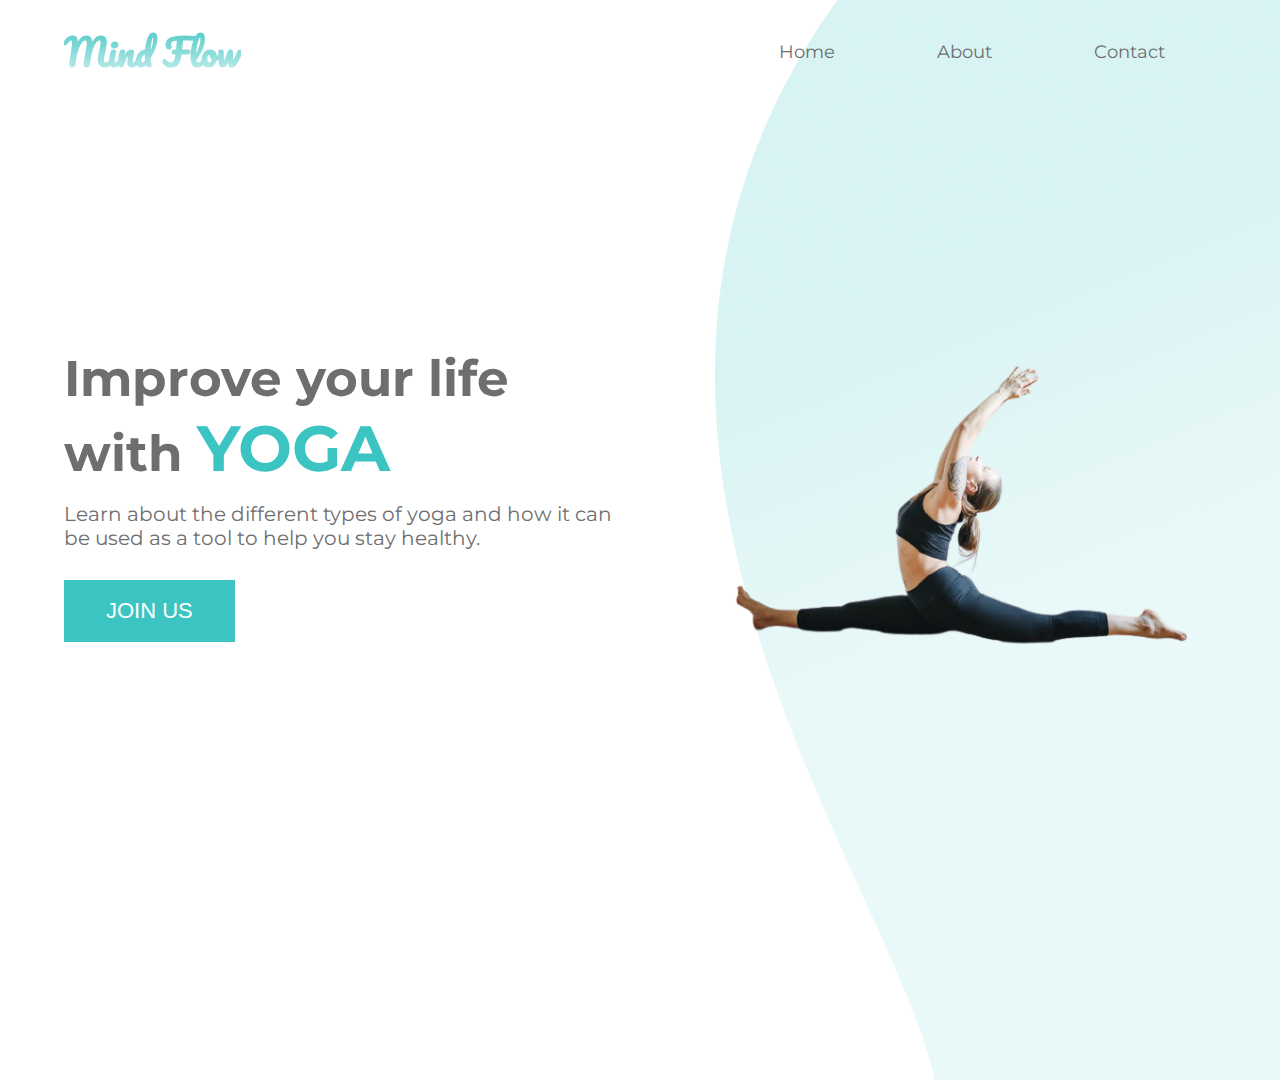
<file: index.html>
<!DOCTYPE html>
<html lang="en">
<head>
    <meta charset="UTF-8">
    <meta name="viewport" content="width=device-width, initial-scale=1.0">
    <link href="https://fonts.googleapis.com/css2?family=Montserrat:wght@300;400;700&family=Pacifico&display=swap" rel="stylesheet"> 
    <link rel="stylesheet" href="./styles/main.css">
    <title>Mind Flow</title>
</head>
<body class="home">
    <header>
        <h1 id="logo"><a href="index.html">Mind Flow</a></h1>
        <nav>
            <ul class="nav-links">
                <li class="nav-link"><a href="index.html">Home</a></li>
                <li class="nav-link"><a href="./pages/about.html">About</a></li>
                <li class="nav-link"><a href="./pages/contact.html">Contact</a></li>
            </ul>
        </nav>
    </header>

    <main class="home-main">
        <section class="introduction">
            <h2 class="introduction-header">Improve your life with <span class="special-word">yoga</span></h2>
            <p class="introduction-text">
                Learn about the different types of yoga and how it can be used as a tool to help you stay healthy. 
            </p>
            <input type="submit" value="JOIN US">
        </section>

        <section class="intro-image">
            <img src="./images/pexels-polina-tankilevitch-3735548-removebg-preview.png">
        </section>
    </main>

    <img src="./images/Vector 1.png" alt="" class="decoration-element">

</body>
</html>
</file>
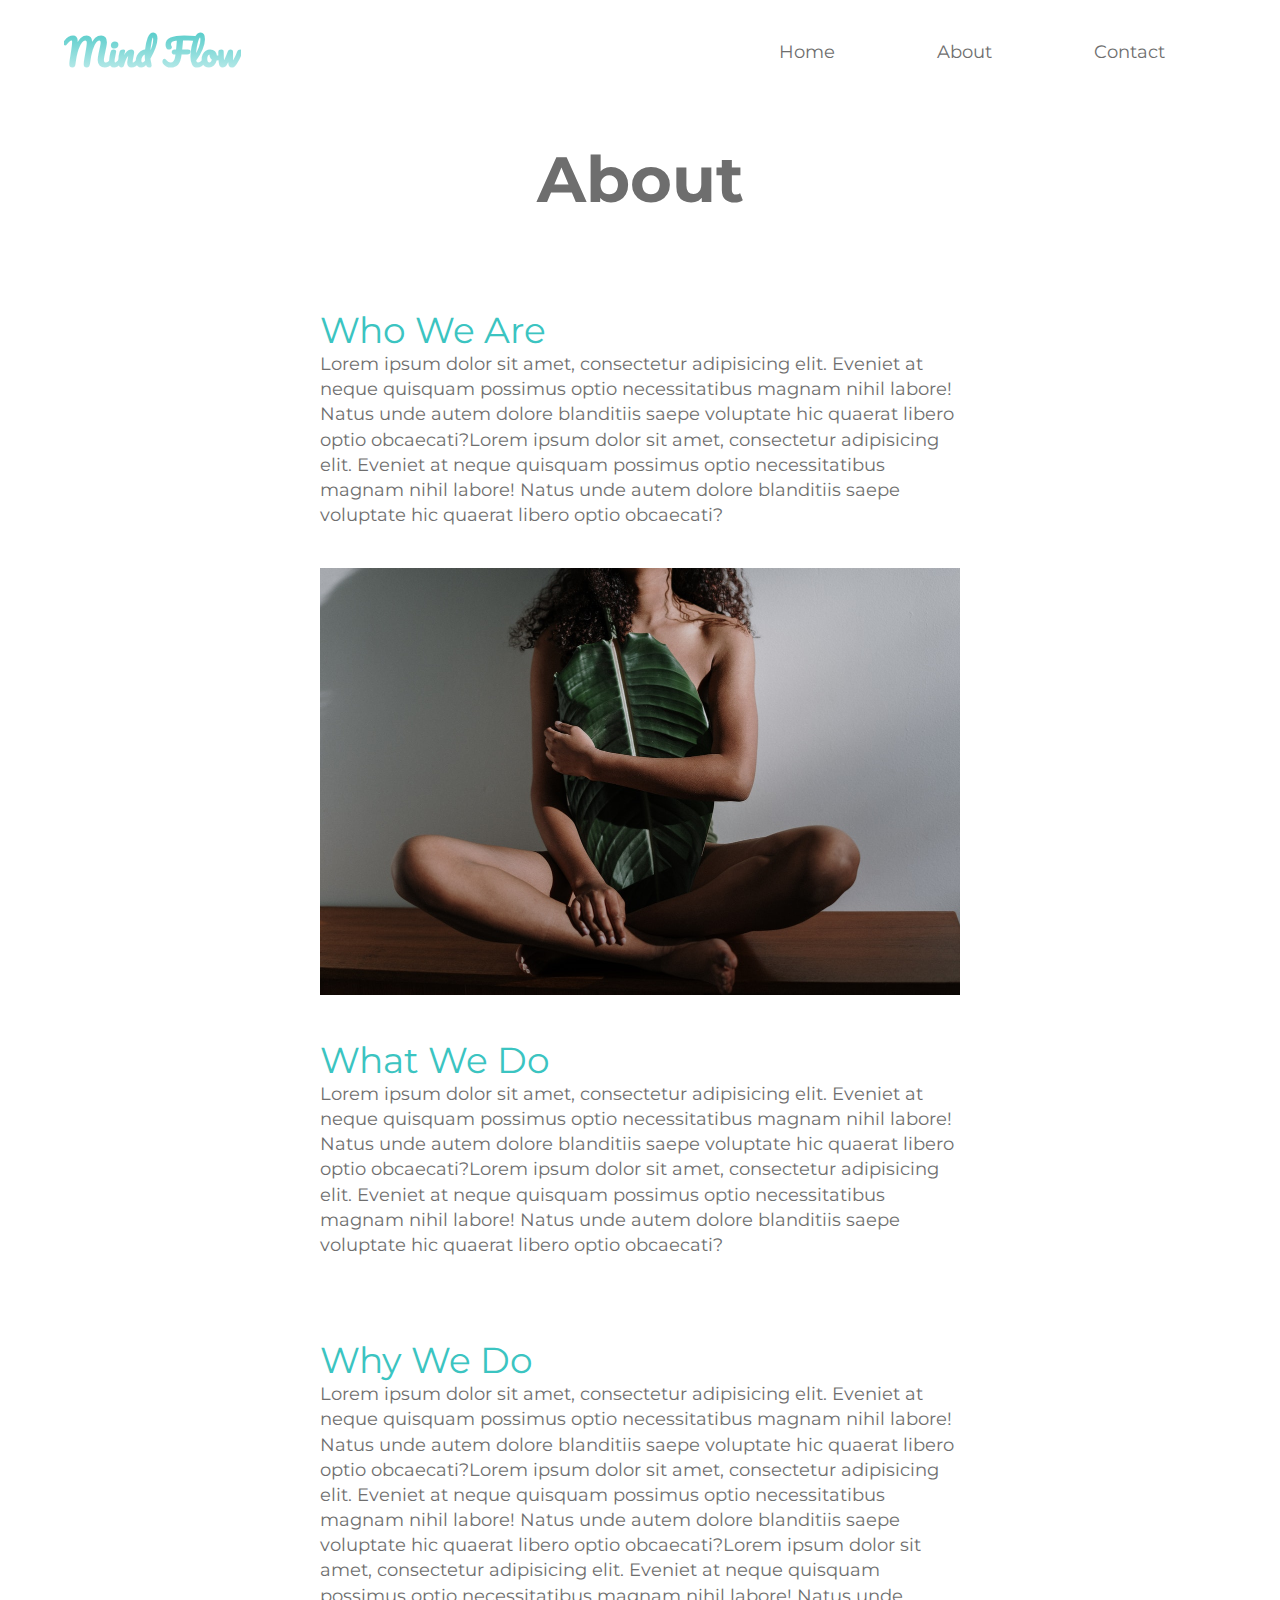
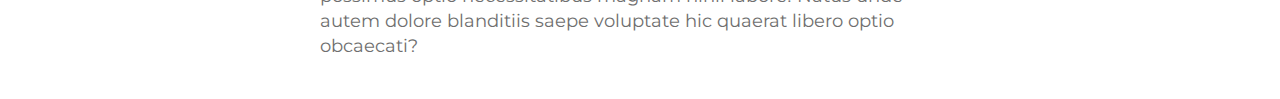
<file: pages/about.html>
<!DOCTYPE html>
<html lang="en">
<head>
    <meta charset="UTF-8">
    <meta name="viewport" content="width=device-width, initial-scale=1.0">
    <link href="https://fonts.googleapis.com/css2?family=Montserrat:wght@300;400;700&family=Pacifico&display=swap" rel="stylesheet">
    <link rel="stylesheet" href="../styles/main.css">
    <title>Mind Flow | About</title>
</head>
<body>
    <header>
        <h1 id="logo"><a href="../index.html">Mind Flow</a></h1>
        <nav>
            <ul class="nav-links">
                <li class="nav-link"><a href="/index.html">Home</a></li>
                <li class="nav-link"><a href="/pages/about.html">About</a></li>
                <li class="nav-link"><a href="/pages/contact.html">Contact</a></li>
            </ul>
        </nav>
    </header>

    <main class="about-main">
        <article class="about-article">

            <h1 class="main-header">About</h1>
            <section class="text-section">
                <h3 class="section-heading">Who We Are</h3>
                <p class="section-text">Lorem ipsum dolor sit amet, consectetur adipisicing elit. Eveniet at neque quisquam possimus optio necessitatibus magnam nihil labore! Natus unde autem dolore blanditiis saepe voluptate hic quaerat libero optio obcaecati?Lorem ipsum dolor sit amet, consectetur adipisicing elit. Eveniet at neque quisquam possimus optio necessitatibus magnam nihil labore! Natus unde autem dolore blanditiis saepe voluptate hic quaerat libero optio obcaecati?
                </p>
            </section>

            <section class="image-section">
                <img src="../images/meditation.jpg" alt="Black woman doing meditation">
            </section>

            <section class="text-section">
                <h3 class="section-heading">What We Do</h3>
                <p class="section-text">Lorem ipsum dolor sit amet, consectetur adipisicing elit. Eveniet at neque quisquam possimus optio necessitatibus magnam nihil labore! Natus unde autem dolore blanditiis saepe voluptate hic quaerat libero optio obcaecati?Lorem ipsum dolor sit amet, consectetur adipisicing elit. Eveniet at neque quisquam possimus optio necessitatibus magnam nihil labore! Natus unde autem dolore blanditiis saepe voluptate hic quaerat libero optio obcaecati?
                </p>
            </section>

            <section class="text-section">
                <h3 class="section-heading">Why We Do</h3>
                <p class="section-text">Lorem ipsum dolor sit amet, consectetur adipisicing elit. Eveniet at neque quisquam possimus optio necessitatibus magnam nihil labore! Natus unde autem dolore blanditiis saepe voluptate hic quaerat libero optio obcaecati?Lorem ipsum dolor sit amet, consectetur adipisicing elit. Eveniet at neque quisquam possimus optio necessitatibus magnam nihil labore! Natus unde autem dolore blanditiis saepe voluptate hic quaerat libero optio obcaecati?Lorem ipsum dolor sit amet, consectetur adipisicing elit. Eveniet at neque quisquam possimus optio necessitatibus magnam nihil labore! Natus unde autem dolore blanditiis saepe voluptate hic quaerat libero optio obcaecati?
                </p>
            </section>

        </article>
    </main>
</body>
</html>
</file>
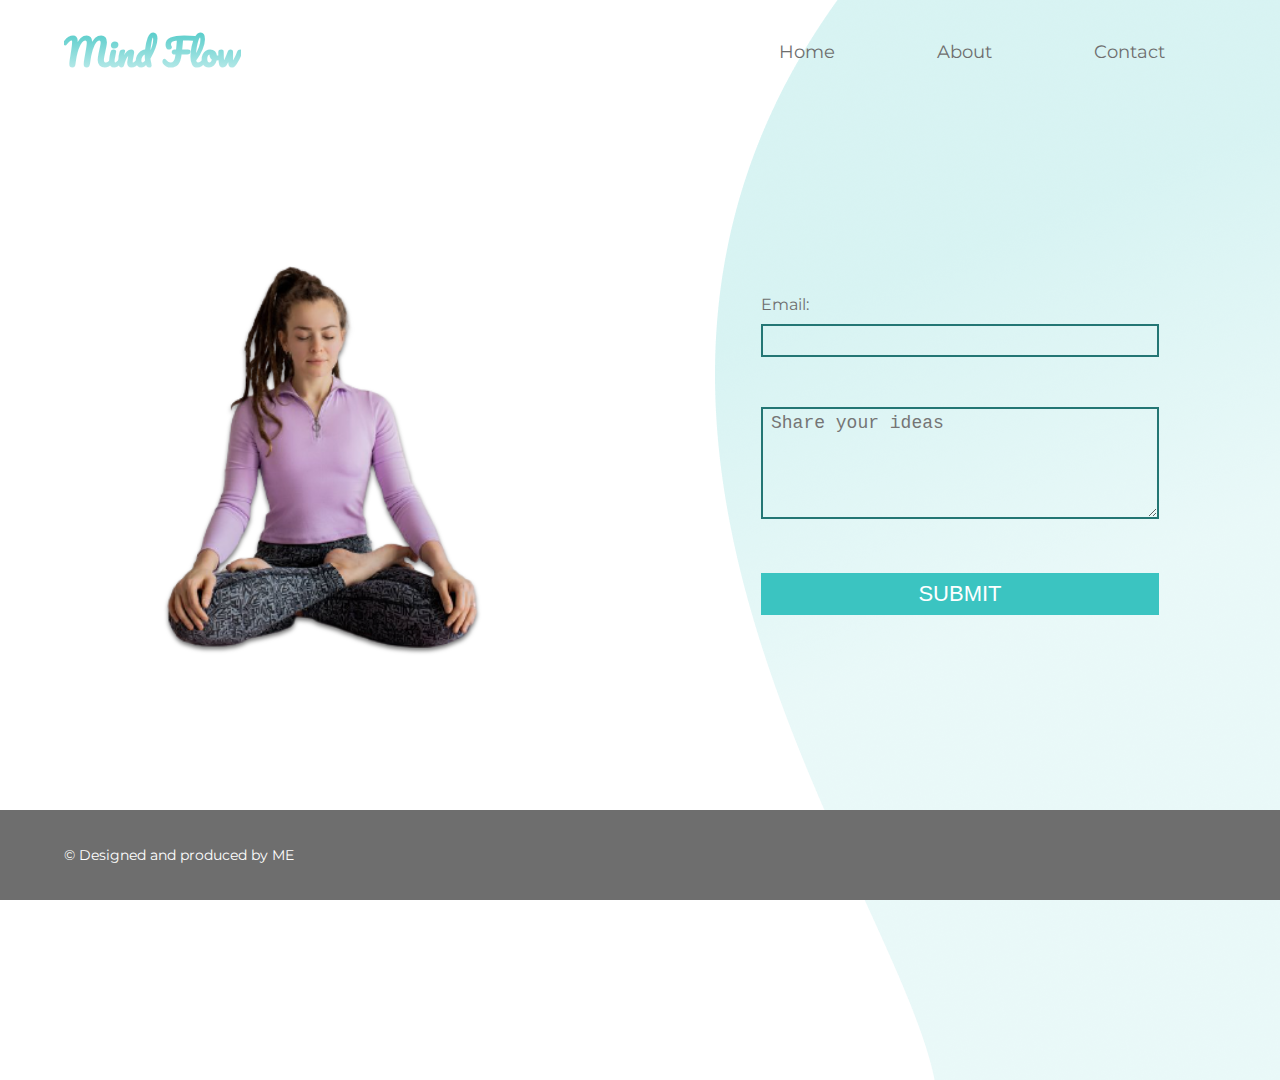
<file: pages/contact.html>
<!DOCTYPE html>
<html lang="en">
<head>
    <meta charset="UTF-8">
    <meta name="viewport" content="width=device-width, initial-scale=1.0">
    <link rel="stylesheet" href="https://cdnjs.cloudflare.com/ajax/libs/font-awesome/5.15.1/css/all.min.css" integrity="sha512-+4zCK9k+qNFUR5X+cKL9EIR+ZOhtIloNl9GIKS57V1MyNsYpYcUrUeQc9vNfzsWfV28IaLL3i96P9sdNyeRssA==" crossorigin="anonymous" />
    <link href="https://fonts.googleapis.com/css2?family=Montserrat:wght@300;400;700&family=Pacifico&display=swap" rel="stylesheet">
    <link rel="stylesheet" href="../styles/main.css">
    <title>Mind Flow | Contact</title>
</head>
<body class="home">
    <header>
        <h1 id="logo"><a href="../index.html">Mind Flow</a></h1>
        <nav>
            <ul class="nav-links">
                <li class="nav-link"><a href="/index.html">Home</a></li>
                <li class="nav-link"><a href="/pages/about.html">About</a></li>
                <li class="nav-link"><a href="/pages/contact.html">Contact</a></li>
            </ul>
        </nav>
    </header>

    <main class="contact-main">
        
        <section class="image-container">
            <img src="../images/pexels-alexy-almond-3758151-removebg-preview.png" alt="Woman with dreads doing yoga">
        </section>

        <section class="contact-form">
            <form>
                <div class="form-group">
                    <label for="email">Email:</label>
                    <input type="text" id="email" name="email" required>
                </div>
                <div class="form-group"><label for="message">
                    <textarea name="message" id="message" cols="33" rows="5" placeholder="Share your ideas"></textarea>
                    </label>
                </div>
                <div class="form-group">
                    <input type="submit" value="SUBMIT">
                </div>
            </form>
        </section>

    </main>

    <img src="../images/Vector 1.png" alt="" class="decoration-element">

    <footer class="footer">
        <div class="footer-container">
            <p class="footer-description">&copy; Designed and produced by ME</p>
            <div class="icons">
                <a href="#"><i class="fab fa-facebook-square"></i></a>
                <a href="#"><i class="fab fa-instagram"></i></a>
                <a href="#"><i class="fab fa-twitter-square"></i></a>
            </div>
        </div>
    </footer>
</body>
</html>
</file>
<file: styles/main.css>
/* VASRIEBLES */
/* MIXINS */
* {
  margin: 0;
  padding: 0;
  -webkit-box-sizing: border-box;
          box-sizing: border-box;
}

html {
  font-size: 62.5%;
  font-family: 'Montserrat', sans-serif;
}

.home {
  overflow: hidden;
}

a {
  text-decoration: none;
}

header {
  height: 10vh;
  padding: 2rem 0;
  display: -webkit-box;
  display: -ms-flexbox;
  display: flex;
  -webkit-box-align: center;
      -ms-flex-align: center;
          align-items: center;
  -ms-flex-wrap: wrap;
      flex-wrap: wrap;
  width: 90%;
  margin: auto;
}

header #logo {
  -webkit-box-flex: 3;
      -ms-flex: 3 1 40rem;
          flex: 3 1 40rem;
  font-family: 'Pacifico', cursive;
  font-size: 3.6rem;
}

header nav {
  -webkit-box-flex: 1;
      -ms-flex: 1 1 40rem;
          flex: 1 1 40rem;
}

header .nav-links {
  display: -webkit-box;
  display: -ms-flexbox;
  display: flex;
  -webkit-box-align: center;
      -ms-flex-align: center;
          align-items: center;
  -ms-flex-pack: distribute;
      justify-content: space-around;
}

#logo a {
  background: -webkit-linear-gradient(#3BC4C1, #d8f3f3);
  -webkit-background-clip: text;
  -webkit-text-fill-color: transparent;
}

.nav-links li {
  list-style: none;
}

.nav-links li a {
  color: #6E6E6E;
  font-size: 1.8rem;
}

@media screen and (max-width: 711px) {
  #logo {
    text-align: center;
    padding-bottom: 1rem;
  }
  .decoration-element {
    display: none;
  }
}

.home-main {
  height: 90vh;
  width: 90%;
  margin: auto;
  display: -webkit-box;
  display: -ms-flexbox;
  display: flex;
  -webkit-box-align: center;
      -ms-flex-align: center;
          align-items: center;
  -ms-flex-wrap: wrap;
      flex-wrap: wrap;
}

.home-main .introduction {
  -webkit-box-flex: 1;
      -ms-flex: 1 10 50rem;
          flex: 1 10 50rem;
  color: #6E6E6E;
}

.home-main .introduction .introduction-header {
  font-size: 5rem;
}

.home-main .introduction .introduction-text {
  font-size: 2rem;
  padding: 1.5rem 0;
}

.home-main .intro-image {
  -webkit-box-flex: 1;
      -ms-flex: 1 1 50rem;
          flex: 1 1 50rem;
}

.home-main .intro-image img {
  width: 100%;
}

.home-main input {
  margin-top: 1.5rem;
  padding: 1.4rem 3.8rem;
  border: 0.4rem solid #fff;
  background: #3BC4C1;
  color: #fff;
  border: 0.4rem solid #3BC4C1;
  font-size: 2.2rem;
  -webkit-transition: all .3s ease-in-out;
  transition: all .3s ease-in-out;
  cursor: pointer;
}

.home-main input:hover {
  color: #fff;
  background: transparent;
  color: #3BC4C1;
}

.special-word {
  font-size: 6.4rem;
  color: #3BC4C1;
  text-transform: uppercase;
}

.decoration-element {
  position: absolute;
  right: 0;
  top: 0;
  z-index: -1;
}

@media screen and (max-width: 1004px) {
  html {
    font-size: 50%;
  }
  .home-main .introduction {
    display: -webkit-box;
    display: -ms-flexbox;
    display: flex;
    -webkit-box-orient: vertical;
    -webkit-box-direction: normal;
        -ms-flex-direction: column;
            flex-direction: column;
    -webkit-box-align: center;
        -ms-flex-align: center;
            align-items: center;
    -webkit-box-pack: center;
        -ms-flex-pack: center;
            justify-content: center;
    padding-top: 10rem;
  }
  .home-main .intro-image {
    display: -webkit-box;
    display: -ms-flexbox;
    display: flex;
    -webkit-box-align: center;
        -ms-flex-align: center;
            align-items: center;
    -webkit-box-pack: center;
        -ms-flex-pack: center;
            justify-content: center;
  }
  .home-main .intro-image img {
    width: 70%;
  }
}

.about-article {
  width: 50%;
  margin: 0 auto;
}

.about-article .main-header {
  font-size: 6.4rem;
  color: #6E6E6E;
  text-align: center;
  padding: 5rem 0;
}

.text-section {
  padding: 4rem 0;
}

.text-section .section-heading {
  font-size: 3.6rem;
  color: #3BC4C1;
  font-weight: 400;
}

.text-section .section-text {
  font-size: 1.8rem;
  line-height: 1.4;
  color: #6E6E6E;
}

.image-section img {
  width: 100%;
}

@media screen and (max-width: 1004px) {
  .about-article {
    width: 90%;
  }
}

.contact-main {
  height: 80vh;
  display: -webkit-box;
  display: -ms-flexbox;
  display: flex;
  -ms-flex-wrap: wrap;
      flex-wrap: wrap;
}

.image-container {
  -webkit-box-flex: 1;
      -ms-flex: 1 1 40rem;
          flex: 1 1 40rem;
  display: -webkit-box;
  display: -ms-flexbox;
  display: flex;
  -webkit-box-align: center;
      -ms-flex-align: center;
          align-items: center;
  -webkit-box-pack: center;
      -ms-flex-pack: center;
          justify-content: center;
}

.image-container img {
  width: 60%;
  min-width: 50rem;
  -webkit-filter: drop-shadow(0 3px 2px #6E6E6E);
          filter: drop-shadow(0 3px 2px #6E6E6E);
}

.contact-form {
  -webkit-box-flex: 1;
      -ms-flex: 1 1 40rem;
          flex: 1 1 40rem;
  display: -webkit-box;
  display: -ms-flexbox;
  display: flex;
  -webkit-box-align: center;
      -ms-flex-align: center;
          align-items: center;
  -webkit-box-pack: center;
      -ms-flex-pack: center;
          justify-content: center;
}

.contact-form .form-group {
  padding: 2rem;
}

.contact-form input,
.contact-form textarea {
  border: 2px solid #237674;
  font-size: 1.8rem;
  padding: .4rem .8rem;
  width: 100%;
  background: transparent;
  color: #6E6E6E;
}

.contact-form input[type="submit"] {
  border: 0.4rem solid #fff;
  background: #3BC4C1;
  color: #fff;
  border: 0.4rem solid #3BC4C1;
  font-size: 2.2rem;
  -webkit-transition: all .3s ease-in-out;
  transition: all .3s ease-in-out;
  cursor: pointer;
}

.contact-form input[type="submit"]:hover {
  color: #fff;
  background: transparent;
  color: #3BC4C1;
}

label {
  display: block;
  padding: 1rem 0;
  font-size: 1.6rem;
  color: #6E6E6E;
}

@media screen and (max-width: 722px) {
  .home {
    overflow: visible;
  }
  .image-container {
    display: none;
  }
  .contact-form {
    margin-top: 3rem;
  }
}

.footer {
  height: 10vh;
  background: #6E6E6E;
}

.footer .footer-container {
  width: 90%;
  height: 10vh;
  margin: 0 auto;
  color: #fff;
  font-size: 1.4rem;
  display: -webkit-box;
  display: -ms-flexbox;
  display: flex;
  -webkit-box-align: center;
      -ms-flex-align: center;
          align-items: center;
  -webkit-box-pack: center;
      -ms-flex-pack: center;
          justify-content: center;
  -ms-flex-wrap: wrap;
      flex-wrap: wrap;
}

.footer-description {
  -webkit-box-flex: 2;
      -ms-flex: 2 1 40rem;
          flex: 2 1 40rem;
}

.icons {
  -webkit-box-flex: 1;
      -ms-flex: 1 1 40rem;
          flex: 1 1 40rem;
  display: -webkit-box;
  display: -ms-flexbox;
  display: flex;
  -webkit-box-align: center;
      -ms-flex-align: center;
          align-items: center;
  -ms-flex-pack: distribute;
      justify-content: space-around;
}

.icons a {
  color: #fff;
  font-size: 2.4rem;
  -webkit-transition: all .1s ease-in-out;
  transition: all .1s ease-in-out;
}

.icons a:hover {
  color: #3BC4C1;
}

@media screen and (max-width: 600px) {
  .footer-description {
    -webkit-box-ordinal-group: 3;
        -ms-flex-order: 2;
            order: 2;
    text-align: center;
  }
  .icons {
    -webkit-box-ordinal-group: 2;
        -ms-flex-order: 1;
            order: 1;
  }
}
/*# sourceMappingURL=main.css.map */
</file>
